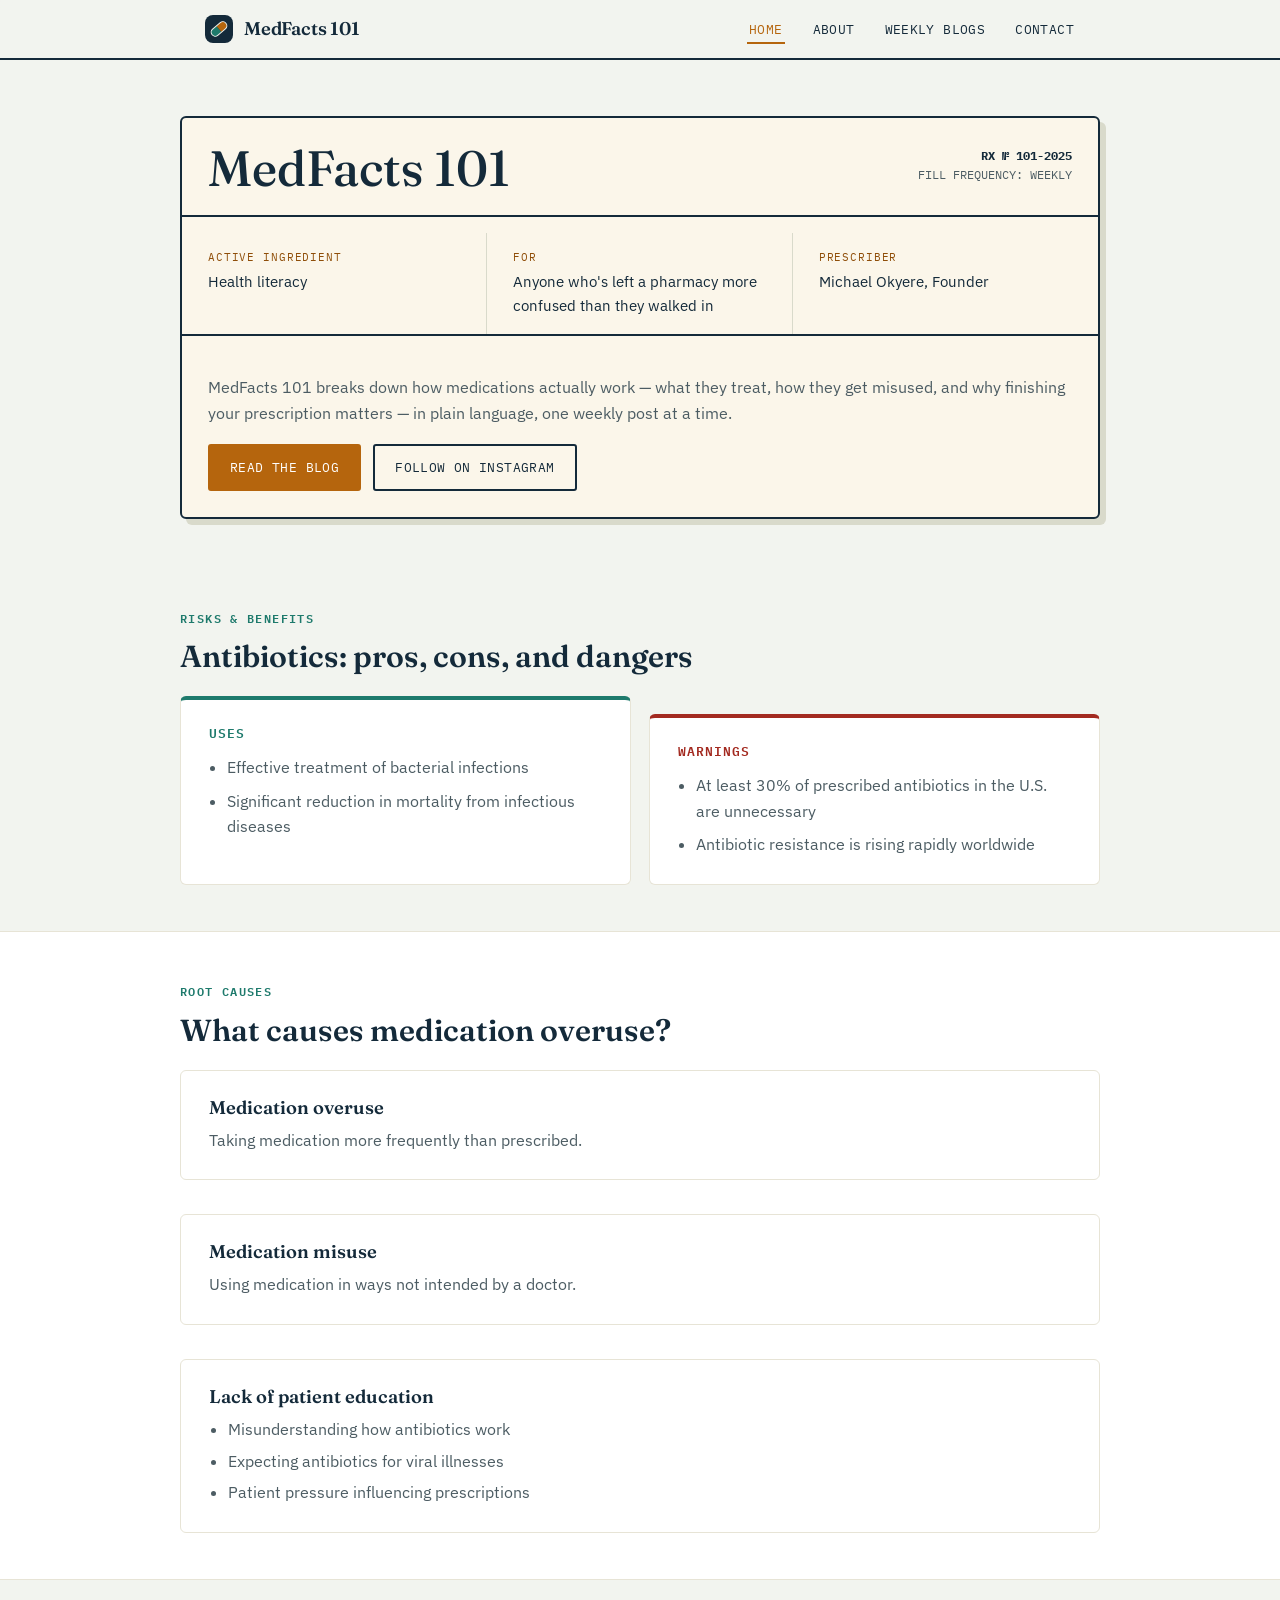
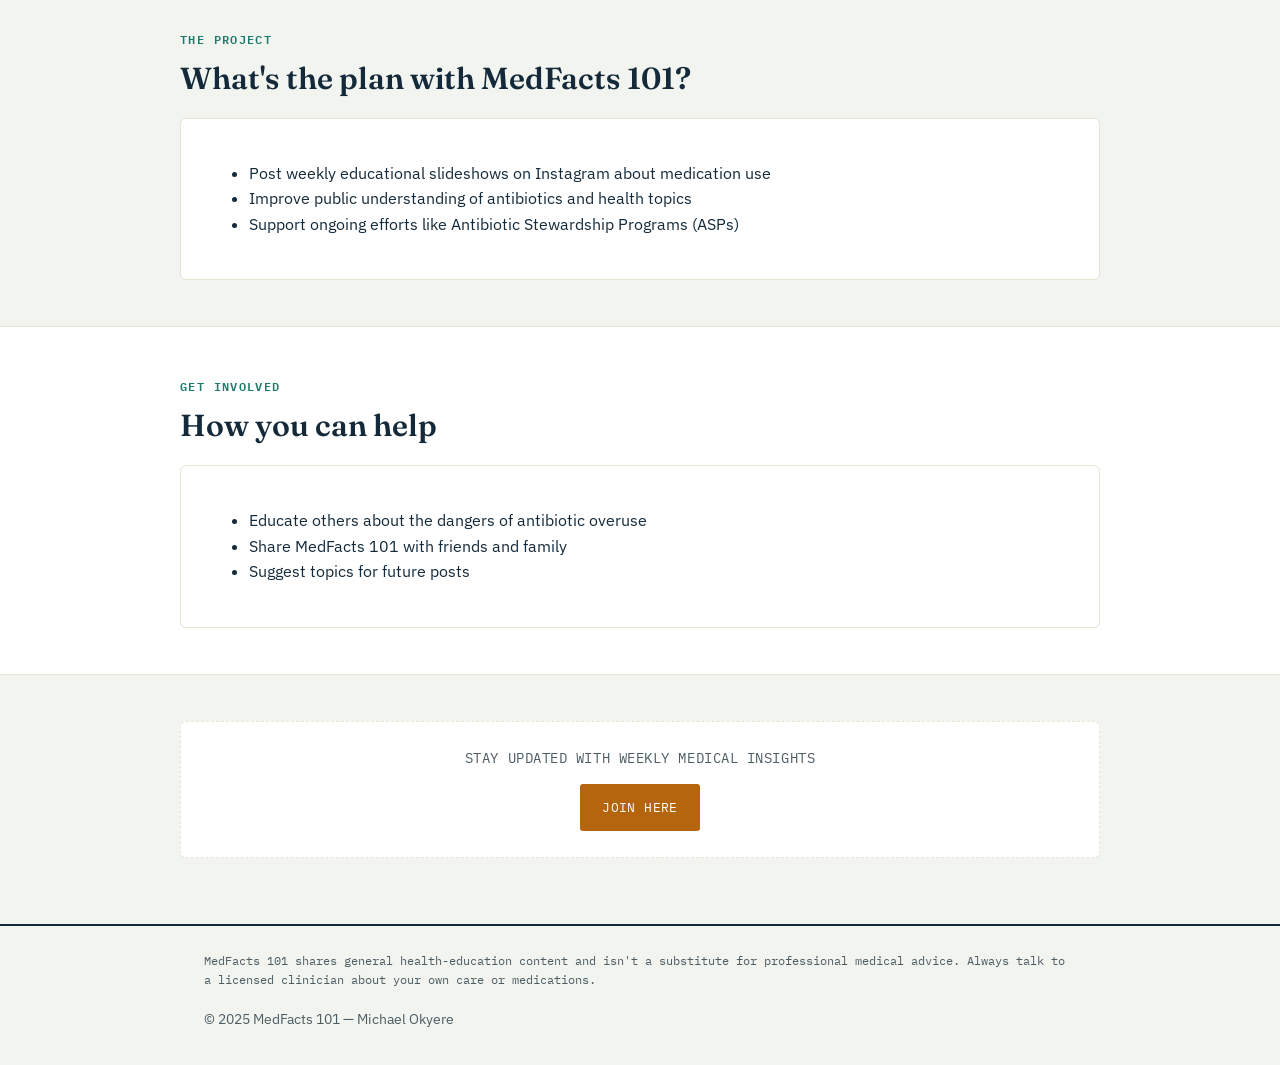
<file: index.html>
<!DOCTYPE html>
<html lang="en">
<head>
<meta charset="UTF-8">
<meta name="viewport" content="width=device-width, initial-scale=1.0">
<title>MedFacts 101 — Health literacy, one dose at a time</title>
<meta name="description" content="MedFacts 101 breaks down how medications work, why antibiotic overuse matters, and how to read your own prescription — in plain language, weekly.">
<link rel="stylesheet" href="styles.css">
</head>
<body>

<header class="site-header">
  <nav class="nav">
    <a href="index.html" class="brand">
      <svg class="mark" width="30" height="30" viewBox="0 0 30 30" xmlns="http://www.w3.org/2000/svg" aria-hidden="true">
        <rect x="1" y="1" width="28" height="28" rx="8" fill="#142A3A"/>
        <g transform="translate(15 15) rotate(-40)">
          <clipPath id="capsule"><rect x="-9" y="-4" width="18" height="8" rx="4"/></clipPath>
          <g clip-path="url(#capsule)">
            <rect x="-9" y="-4" width="9" height="8" fill="#1E7A6C"/>
            <rect x="0" y="-4" width="9" height="8" fill="#B5650D"/>
          </g>
          <rect x="-9" y="-4" width="18" height="8" rx="4" fill="none" stroke="#F2F4EF" stroke-width="1"/>
        </g>
      </svg>
      <span class="brand-name">MedFacts 101</span>
    </a>
    <button class="nav-toggle" aria-label="Toggle menu" aria-expanded="false" id="navToggle"><span></span></button>
    <ul class="nav-links" id="navLinks">
      <li><a href="index.html" class="active">Home</a></li>
      <li><a href="about.html">About</a></li>
      <li><a href="blog.html">Weekly Blogs</a></li>
      <li><a href="contact.html">Contact</a></li>
    </ul>
  </nav>
</header>

<section class="label-hero">
  <div class="rx-label">
    <div class="rx-label__top">
      <h1>MedFacts&nbsp;101</h1>
      <div class="rx-label__tag"><strong>RX № 101-2025</strong>FILL FREQUENCY: WEEKLY</div>
    </div>
    <dl class="rx-fields">
      <div class="rx-field">
        <dt>Active ingredient</dt>
        <dd>Health literacy</dd>
      </div>
      <div class="rx-field">
        <dt>For</dt>
        <dd>Anyone who's left a pharmacy more confused than they walked in</dd>
      </div>
      <div class="rx-field">
        <dt>Prescriber</dt>
        <dd>Michael Okyere, Founder</dd>
      </div>
    </dl>
    <div class="rx-label__body">
      <p>MedFacts 101 breaks down how medications actually work — what they treat, how they get misused, and why finishing your prescription matters — in plain language, one weekly post at a time.</p>
      <div class="rx-label__actions">
        <a href="blog.html" class="btn btn-primary">Read the blog</a>
        <a href="https://instagram.com/medfacts101" class="btn btn-ghost" target="_blank" rel="noopener">Follow on Instagram</a>
      </div>
    </div>
  </div>
</section>

<section class="section" id="pros-cons">
  <div class="section-head">
    <span class="eyebrow">Risks &amp; benefits</span>
    <h2>Antibiotics: pros, cons, and dangers</h2>
  </div>
  <div class="usewarn">
    <div class="card">
      <h3>Uses</h3>
      <ul>
        <li>Effective treatment of bacterial infections</li>
        <li>Significant reduction in mortality from infectious diseases</li>
      </ul>
    </div>
    <div class="card warn">
      <h3>Warnings</h3>
      <ul>
        <li>At least 30% of prescribed antibiotics in the U.S. are unnecessary</li>
        <li>Antibiotic resistance is rising rapidly worldwide</li>
      </ul>
    </div>
  </div>
</section>

<section class="section" id="causes" style="background:var(--card); border-top:1px solid var(--line-card); border-bottom:1px solid var(--line-card);">
  <div class="section-head">
    <span class="eyebrow">Root causes</span>
    <h2>What causes medication overuse?</h2>
  </div>
  <div class="stack">
    <div class="card">
      <h3>Medication overuse</h3>
      <p>Taking medication more frequently than prescribed.</p>
    </div>
    <div class="card">
      <h3>Medication misuse</h3>
      <p>Using medication in ways not intended by a doctor.</p>
    </div>
    <div class="card">
      <h3>Lack of patient education</h3>
      <ul>
        <li>Misunderstanding how antibiotics work</li>
        <li>Expecting antibiotics for viral illnesses</li>
        <li>Patient pressure influencing prescriptions</li>
      </ul>
    </div>
  </div>
</section>

<section class="section" id="plan">
  <div class="section-head">
    <span class="eyebrow">The project</span>
    <h2>What's the plan with MedFacts 101?</h2>
  </div>
  <div class="card" style="max-width:var(--maxw); margin:0 auto;">
    <ul>
      <li>Post weekly educational slideshows on Instagram about medication use</li>
      <li>Improve public understanding of antibiotics and health topics</li>
      <li>Support ongoing efforts like Antibiotic Stewardship Programs (ASPs)</li>
    </ul>
  </div>
</section>

<section class="section" id="help" style="background:var(--card); border-top:1px solid var(--line-card); border-bottom:1px solid var(--line-card);">
  <div class="section-head">
    <span class="eyebrow">Get involved</span>
    <h2>How you can help</h2>
  </div>
  <div class="card" style="max-width:var(--maxw); margin:0 auto;">
    <ul>
      <li>Educate others about the dangers of antibiotic overuse</li>
      <li>Share MedFacts 101 with friends and family</li>
      <li>Suggest topics for future posts</li>
    </ul>
  </div>
</section>

<section class="section">
  <div class="cta-strip">
    <p>Stay updated with weekly medical insights</p>
    <a href="contact.html" class="btn btn-primary">Join here</a>
  </div>
</section>

<footer class="site-footer">
  <div class="wrap">
    <p class="fine">MedFacts 101 shares general health-education content and isn't a substitute for professional medical advice. Always talk to a licensed clinician about your own care or medications.</p>
    <p class="credit">© 2025 MedFacts 101 — Michael Okyere</p>
  </div>
</footer>

<script>
  const t=document.getElementById('navToggle'), n=document.getElementById('navLinks');
  t.addEventListener('click',()=>{const open=n.classList.toggle('open'); t.setAttribute('aria-expanded', open);});
</script>
</body>
</html>
</file>
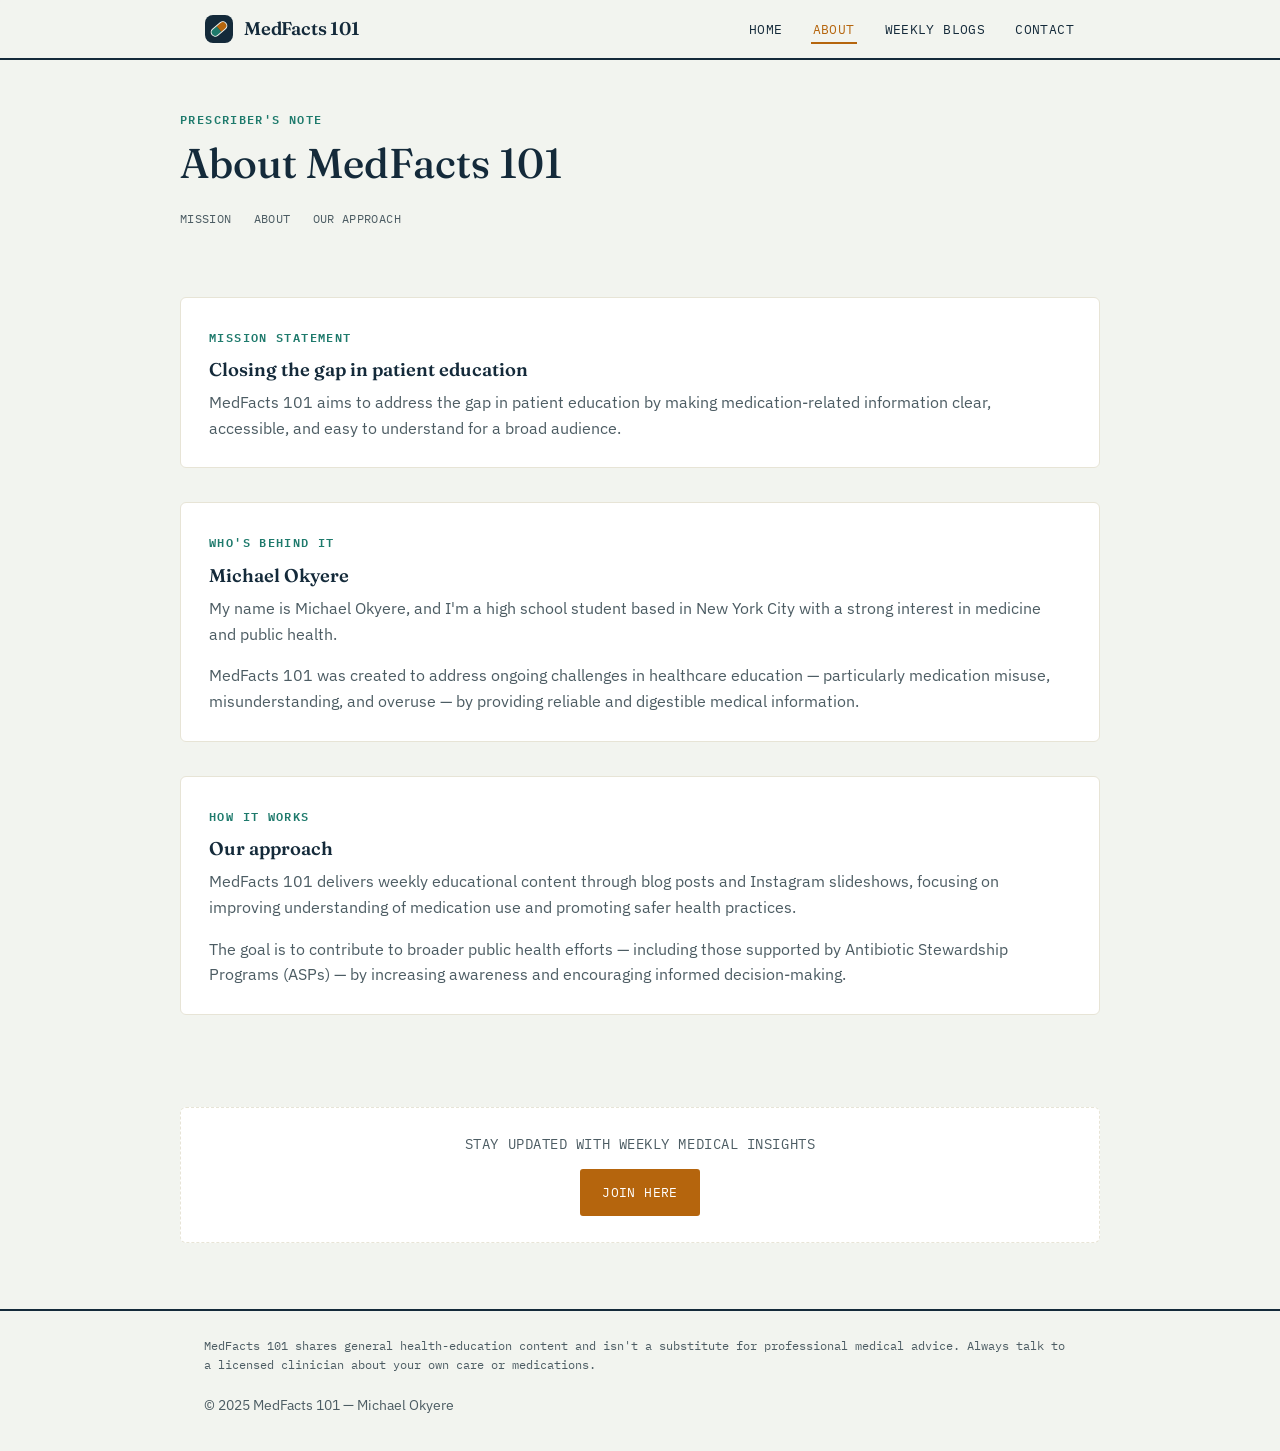
<file: about.html>
<!DOCTYPE html>
<html lang="en">
<head>
<meta charset="UTF-8">
<meta name="viewport" content="width=device-width, initial-scale=1.0">
<title>About — MedFacts 101</title>
<meta name="description" content="MedFacts 101 is a health-literacy project by Michael Okyere, a high school student in New York City, focused on medication education and antibiotic stewardship.">
<link rel="stylesheet" href="styles.css">
</head>
<body>

<header class="site-header">
  <nav class="nav">
    <a href="index.html" class="brand">
      <svg class="mark" width="30" height="30" viewBox="0 0 30 30" xmlns="http://www.w3.org/2000/svg" aria-hidden="true">
        <rect x="1" y="1" width="28" height="28" rx="8" fill="#142A3A"/>
        <g transform="translate(15 15) rotate(-40)">
          <clipPath id="capsule"><rect x="-9" y="-4" width="18" height="8" rx="4"/></clipPath>
          <g clip-path="url(#capsule)">
            <rect x="-9" y="-4" width="9" height="8" fill="#1E7A6C"/>
            <rect x="0" y="-4" width="9" height="8" fill="#B5650D"/>
          </g>
          <rect x="-9" y="-4" width="18" height="8" rx="4" fill="none" stroke="#F2F4EF" stroke-width="1"/>
        </g>
      </svg>
      <span class="brand-name">MedFacts 101</span>
    </a>
    <button class="nav-toggle" aria-label="Toggle menu" aria-expanded="false" id="navToggle"><span></span></button>
    <ul class="nav-links" id="navLinks">
      <li><a href="index.html">Home</a></li>
      <li><a href="about.html" class="active">About</a></li>
      <li><a href="blog.html">Weekly Blogs</a></li>
      <li><a href="contact.html">Contact</a></li>
    </ul>
  </nav>
</header>

<section class="section" style="padding-bottom:0;">
  <div class="section-head">
    <span class="eyebrow">Prescriber's note</span>
    <h1 style="font-size:clamp(1.8rem,3.6vw,2.6rem); margin-top:.2em;">About MedFacts 101</h1>
    <ul class="about-nav">
      <li><a href="#mission">Mission</a></li>
      <li><a href="#about">About</a></li>
      <li><a href="#approach">Our approach</a></li>
    </ul>
  </div>
</section>

<section class="section">
  <div class="stack">
    <div class="card" id="mission">
      <span class="eyebrow">Mission statement</span>
      <h3 style="margin-top:10px;">Closing the gap in patient education</h3>
      <p>MedFacts 101 aims to address the gap in patient education by making medication-related information clear, accessible, and easy to understand for a broad audience.</p>
    </div>

    <div class="card" id="about">
      <span class="eyebrow">Who's behind it</span>
      <h3 style="margin-top:10px;">Michael Okyere</h3>
      <p>My name is Michael Okyere, and I'm a high school student based in New York City with a strong interest in medicine and public health.</p>
      <p>MedFacts 101 was created to address ongoing challenges in healthcare education — particularly medication misuse, misunderstanding, and overuse — by providing reliable and digestible medical information.</p>
    </div>

    <div class="card" id="approach">
      <span class="eyebrow">How it works</span>
      <h3 style="margin-top:10px;">Our approach</h3>
      <p>MedFacts 101 delivers weekly educational content through blog posts and Instagram slideshows, focusing on improving understanding of medication use and promoting safer health practices.</p>
      <p>The goal is to contribute to broader public health efforts — including those supported by Antibiotic Stewardship Programs (ASPs) — by increasing awareness and encouraging informed decision-making.</p>
    </div>
  </div>
</section>

<section class="section">
  <div class="cta-strip">
    <p>Stay updated with weekly medical insights</p>
    <a href="contact.html" class="btn btn-primary">Join here</a>
  </div>
</section>

<footer class="site-footer">
  <div class="wrap">
    <p class="fine">MedFacts 101 shares general health-education content and isn't a substitute for professional medical advice. Always talk to a licensed clinician about your own care or medications.</p>
    <p class="credit">© 2025 MedFacts 101 — Michael Okyere</p>
  </div>
</footer>

<script>
  const t=document.getElementById('navToggle'), n=document.getElementById('navLinks');
  t.addEventListener('click',()=>{const open=n.classList.toggle('open'); t.setAttribute('aria-expanded', open);});
</script>
</body>
</html>
</file>
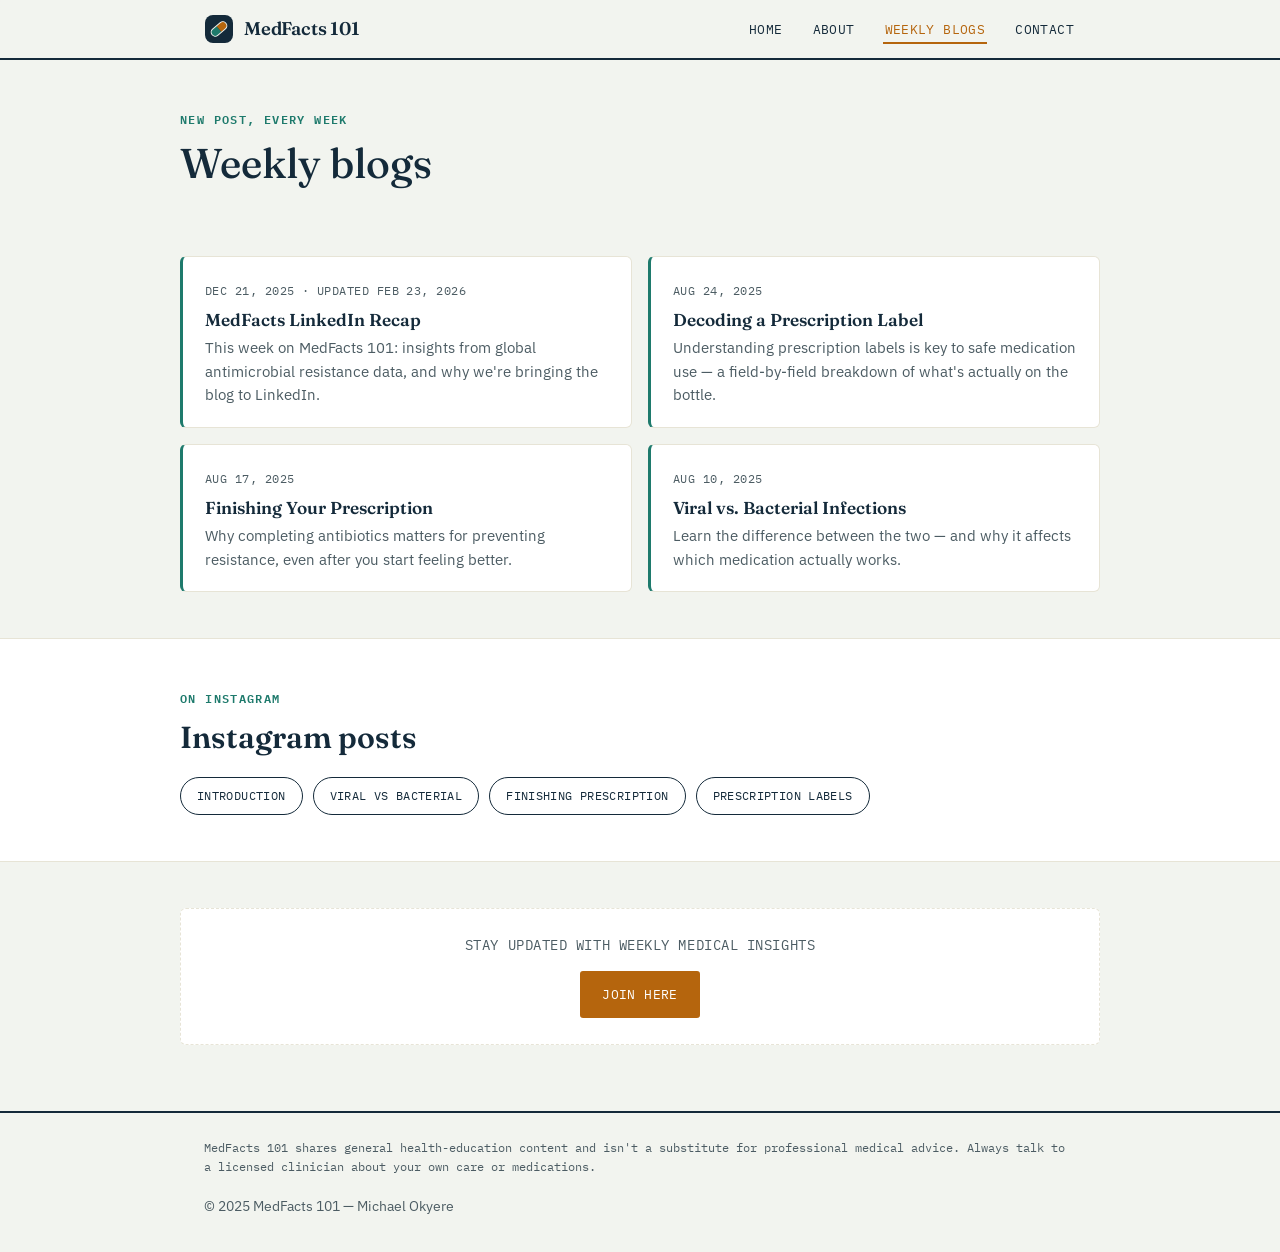
<file: blog.html>
<!DOCTYPE html>
<html lang="en">
<head>
<meta charset="UTF-8">
<meta name="viewport" content="width=device-width, initial-scale=1.0">
<title>Weekly Blogs — MedFacts 101</title>
<meta name="description" content="Weekly, plain-language posts on antibiotics, prescriptions, and medication literacy from MedFacts 101.">
<link rel="stylesheet" href="styles.css">
</head>
<body>

<header class="site-header">
  <nav class="nav">
    <a href="index.html" class="brand">
      <svg class="mark" width="30" height="30" viewBox="0 0 30 30" xmlns="http://www.w3.org/2000/svg" aria-hidden="true">
        <rect x="1" y="1" width="28" height="28" rx="8" fill="#142A3A"/>
        <g transform="translate(15 15) rotate(-40)">
          <clipPath id="capsule"><rect x="-9" y="-4" width="18" height="8" rx="4"/></clipPath>
          <g clip-path="url(#capsule)">
            <rect x="-9" y="-4" width="9" height="8" fill="#1E7A6C"/>
            <rect x="0" y="-4" width="9" height="8" fill="#B5650D"/>
          </g>
          <rect x="-9" y="-4" width="18" height="8" rx="4" fill="none" stroke="#F2F4EF" stroke-width="1"/>
        </g>
      </svg>
      <span class="brand-name">MedFacts 101</span>
    </a>
    <button class="nav-toggle" aria-label="Toggle menu" aria-expanded="false" id="navToggle"><span></span></button>
    <ul class="nav-links" id="navLinks">
      <li><a href="index.html">Home</a></li>
      <li><a href="about.html">About</a></li>
      <li><a href="blog.html" class="active">Weekly Blogs</a></li>
      <li><a href="contact.html">Contact</a></li>
    </ul>
  </nav>
</header>

<section class="section" style="padding-bottom:0;">
  <div class="section-head">
    <span class="eyebrow">New post, every week</span>
    <h1 style="font-size:clamp(1.8rem,3.6vw,2.6rem); margin-top:.2em;">Weekly blogs</h1>
  </div>
</section>

<section class="section">
  <div class="blog-grid">
    <a class="blog-card" href="blog/medfacts-linkedin-recap.html">
      <span class="date">Dec 21, 2025 · Updated Feb 23, 2026</span>
      <h3>MedFacts LinkedIn Recap</h3>
      <p>This week on MedFacts 101: insights from global antimicrobial resistance data, and why we're bringing the blog to LinkedIn.</p>
    </a>
    <a class="blog-card" href="blog/decoding-prescription-label.html">
      <span class="date">Aug 24, 2025</span>
      <h3>Decoding a Prescription Label</h3>
      <p>Understanding prescription labels is key to safe medication use — a field-by-field breakdown of what's actually on the bottle.</p>
    </a>
    <a class="blog-card" href="blog/finishing-your-prescription.html">
      <span class="date">Aug 17, 2025</span>
      <h3>Finishing Your Prescription</h3>
      <p>Why completing antibiotics matters for preventing resistance, even after you start feeling better.</p>
    </a>
    <a class="blog-card" href="blog/viral-vs-bacterial-infections.html">
      <span class="date">Aug 10, 2025</span>
      <h3>Viral vs. Bacterial Infections</h3>
      <p>Learn the difference between the two — and why it affects which medication actually works.</p>
    </a>
  </div>
</section>

<section class="section" style="background:var(--card); border-top:1px solid var(--line-card); border-bottom:1px solid var(--line-card);">
  <div class="section-head">
    <span class="eyebrow">On Instagram</span>
    <h2>Instagram posts</h2>
  </div>
  <div class="ig-strip">
    <a class="ig-pill" href="https://instagram.com/medfacts101" target="_blank" rel="noopener">Introduction</a>
    <a class="ig-pill" href="https://instagram.com/medfacts101" target="_blank" rel="noopener">Viral vs bacterial</a>
    <a class="ig-pill" href="https://instagram.com/medfacts101" target="_blank" rel="noopener">Finishing prescription</a>
    <a class="ig-pill" href="https://instagram.com/medfacts101" target="_blank" rel="noopener">Prescription labels</a>
  </div>
</section>

<section class="section">
  <div class="cta-strip">
    <p>Stay updated with weekly medical insights</p>
    <a href="contact.html" class="btn btn-primary">Join here</a>
  </div>
</section>

<footer class="site-footer">
  <div class="wrap">
    <p class="fine">MedFacts 101 shares general health-education content and isn't a substitute for professional medical advice. Always talk to a licensed clinician about your own care or medications.</p>
    <p class="credit">© 2025 MedFacts 101 — Michael Okyere</p>
  </div>
</footer>

<script>
  const t=document.getElementById('navToggle'), n=document.getElementById('navLinks');
  t.addEventListener('click',()=>{const open=n.classList.toggle('open'); t.setAttribute('aria-expanded', open);});
</script>
</body>
</html>
</file>
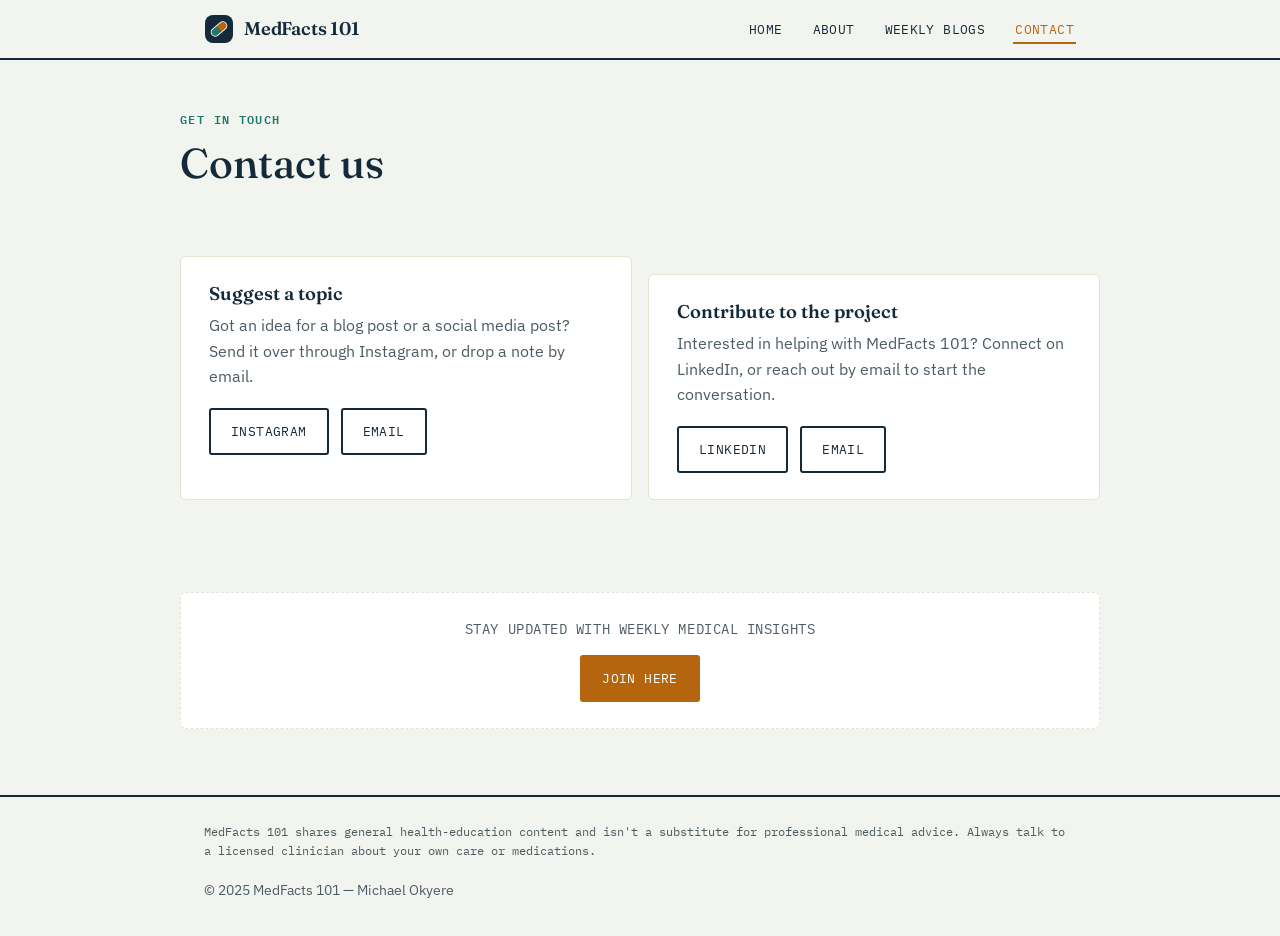
<file: contact.html>
<!DOCTYPE html>
<html lang="en">
<head>
<meta charset="UTF-8">
<meta name="viewport" content="width=device-width, initial-scale=1.0">
<title>Contact — MedFacts 101</title>
<meta name="description" content="Get in touch with MedFacts 101 to suggest a topic or contribute to the project.">
<link rel="stylesheet" href="styles.css">
</head>
<body>

<header class="site-header">
  <nav class="nav">
    <a href="index.html" class="brand">
      <svg class="mark" width="30" height="30" viewBox="0 0 30 30" xmlns="http://www.w3.org/2000/svg" aria-hidden="true">
        <rect x="1" y="1" width="28" height="28" rx="8" fill="#142A3A"/>
        <g transform="translate(15 15) rotate(-40)">
          <clipPath id="capsule"><rect x="-9" y="-4" width="18" height="8" rx="4"/></clipPath>
          <g clip-path="url(#capsule)">
            <rect x="-9" y="-4" width="9" height="8" fill="#1E7A6C"/>
            <rect x="0" y="-4" width="9" height="8" fill="#B5650D"/>
          </g>
          <rect x="-9" y="-4" width="18" height="8" rx="4" fill="none" stroke="#F2F4EF" stroke-width="1"/>
        </g>
      </svg>
      <span class="brand-name">MedFacts 101</span>
    </a>
    <button class="nav-toggle" aria-label="Toggle menu" aria-expanded="false" id="navToggle"><span></span></button>
    <ul class="nav-links" id="navLinks">
      <li><a href="index.html">Home</a></li>
      <li><a href="about.html">About</a></li>
      <li><a href="blog.html">Weekly Blogs</a></li>
      <li><a href="contact.html" class="active">Contact</a></li>
    </ul>
  </nav>
</header>

<section class="section" style="padding-bottom:0;">
  <div class="section-head">
    <span class="eyebrow">Get in touch</span>
    <h1 style="font-size:clamp(1.8rem,3.6vw,2.6rem); margin-top:.2em;">Contact us</h1>
  </div>
</section>

<section class="section">
  <div class="contact-card">
    <div class="card">
      <h3>Suggest a topic</h3>
      <p>Got an idea for a blog post or a social media post? Send it over through Instagram, or drop a note by email.</p>
      <div class="rx-label__actions">
        <a href="https://instagram.com/medfacts101" class="btn btn-ghost" target="_blank" rel="noopener">Instagram</a>
        <a href="mailto:medfactsone01@gmail.com?subject=Topic%20suggestion" class="btn btn-ghost">Email</a>
      </div>
    </div>
    <div class="card">
      <h3>Contribute to the project</h3>
      <p>Interested in helping with MedFacts 101? Connect on LinkedIn, or reach out by email to start the conversation.</p>
      <div class="rx-label__actions">
        <a href="https://www.linkedin.com/company/medfacts-101/" class="btn btn-ghost" target="_blank" rel="noopener">LinkedIn</a>
        <a href="mailto:medfactsone01@gmail.com?subject=Contributing%20to%20MedFacts%20101" class="btn btn-ghost">Email</a>
      </div>
    </div>
  </div>
</section>

<section class="section">
  <div class="cta-strip">
    <p>Stay updated with weekly medical insights</p>
    <a href="mailto:medfactsone01@gmail.com?subject=Join%20MedFacts%20101%20updates" class="btn btn-primary">Join here</a>
  </div>
</section>

<footer class="site-footer">
  <div class="wrap">
    <p class="fine">MedFacts 101 shares general health-education content and isn't a substitute for professional medical advice. Always talk to a licensed clinician about your own care or medications.</p>
    <p class="credit">© 2025 MedFacts 101 — Michael Okyere</p>
  </div>
</footer>

<script>
  const t=document.getElementById('navToggle'), n=document.getElementById('navLinks');
  t.addEventListener('click',()=>{const open=n.classList.toggle('open'); t.setAttribute('aria-expanded', open);});
</script>
</body>
</html>
</file>
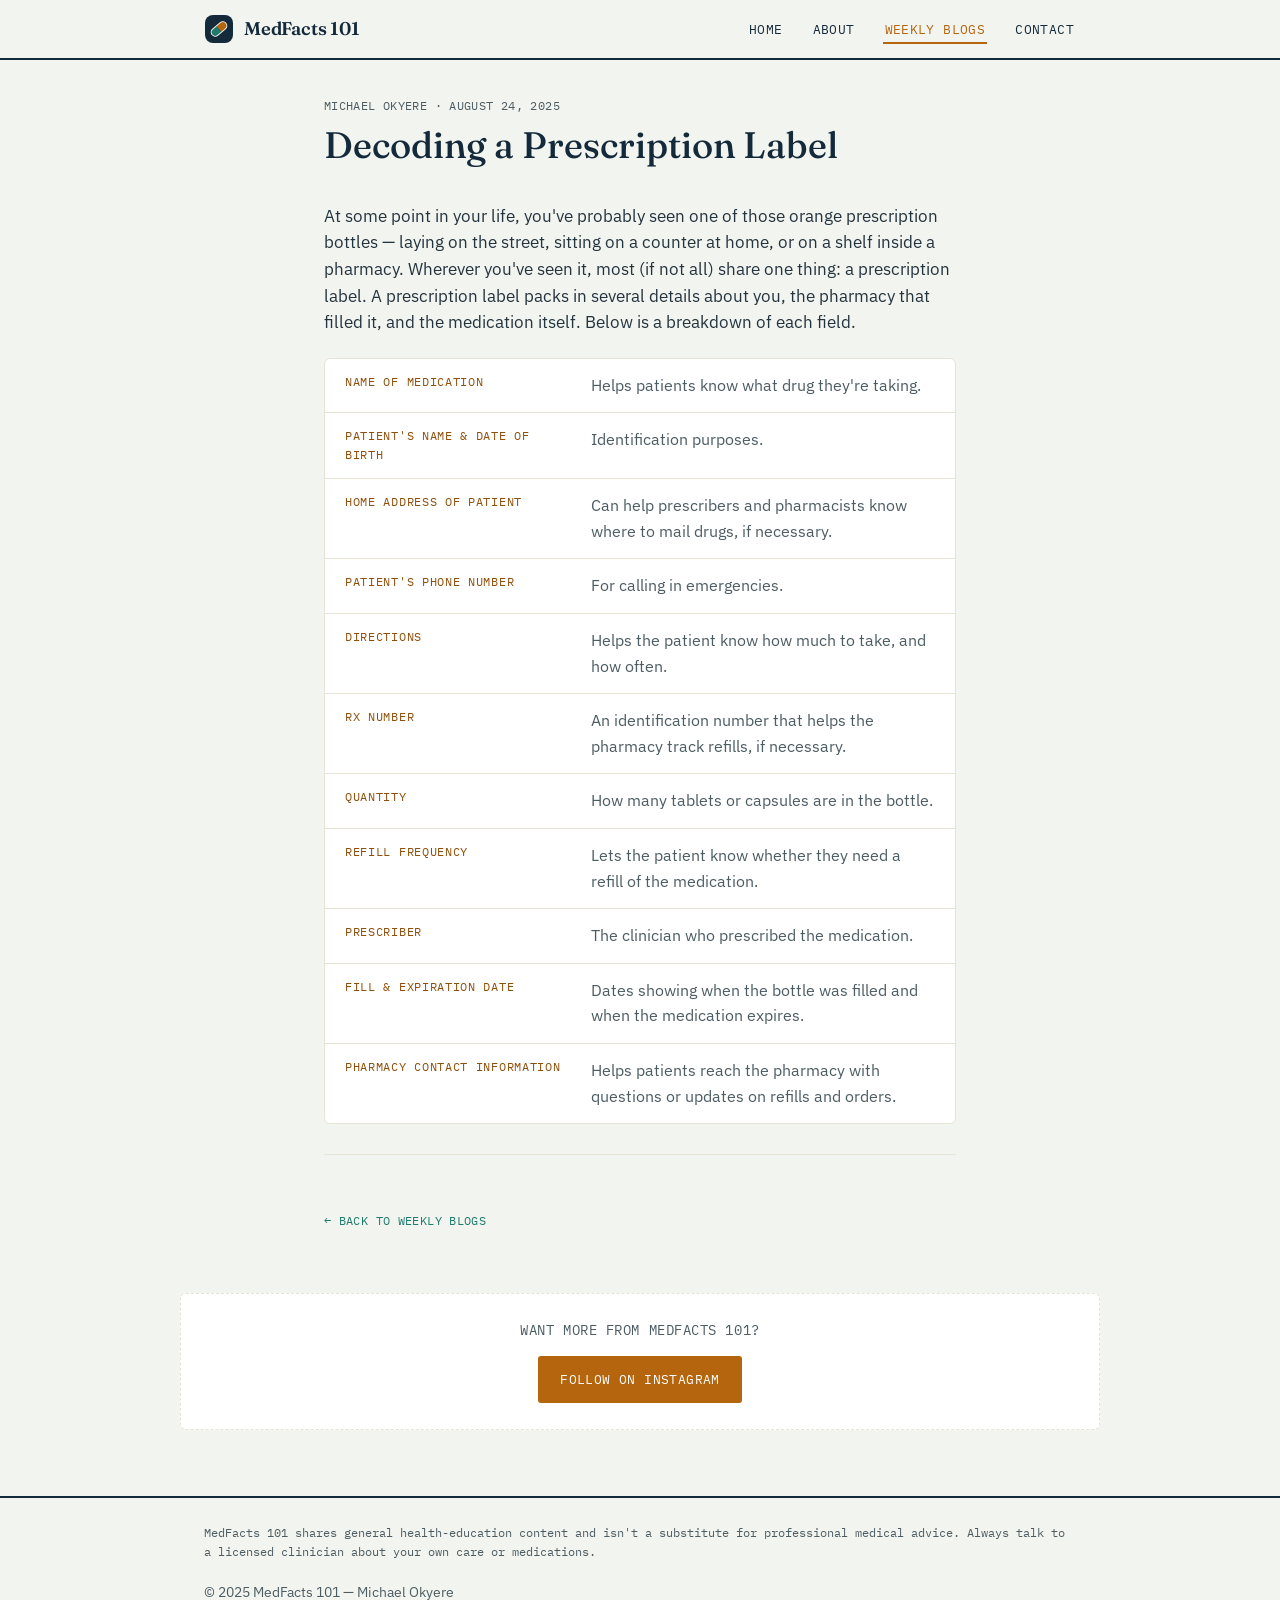
<file: decoding-prescription-label.html>
<!DOCTYPE html>
<html lang="en">
<head>
<meta charset="UTF-8">
<meta name="viewport" content="width=device-width, initial-scale=1.0">
<title>Decoding a Prescription Label — MedFacts 101</title>
<meta name="description" content="A field-by-field breakdown of what's actually printed on your prescription label.">
<link rel="stylesheet" href="../styles.css">
<style>
  .field-list{ max-width:680px; margin:22px auto 0; border:1px solid var(--line-card); border-radius:6px; overflow:hidden; background:var(--card); }
  .field-row{ display:grid; grid-template-columns: 230px 1fr; gap:16px; padding:14px 20px; border-bottom:1px solid var(--line-card); }
  .field-row:last-child{ border-bottom:none; }
  .field-row dt{ font-family:var(--font-mono); font-size:.72rem; text-transform:uppercase; letter-spacing:.06em; color:var(--amber-deep); margin:0; }
  .field-row dd{ margin:0; color:var(--ink-soft); }
  @media (max-width:600px){ .field-row{ grid-template-columns:1fr; } }
</style>
</head>
<body>

<header class="site-header">
  <nav class="nav">
    <a href="../index.html" class="brand">
      <svg class="mark" width="30" height="30" viewBox="0 0 30 30" xmlns="http://www.w3.org/2000/svg" aria-hidden="true">
        <rect x="1" y="1" width="28" height="28" rx="8" fill="#142A3A"/>
        <g transform="translate(15 15) rotate(-40)">
          <clipPath id="capsule"><rect x="-9" y="-4" width="18" height="8" rx="4"/></clipPath>
          <g clip-path="url(#capsule)">
            <rect x="-9" y="-4" width="9" height="8" fill="#1E7A6C"/>
            <rect x="0" y="-4" width="9" height="8" fill="#B5650D"/>
          </g>
          <rect x="-9" y="-4" width="18" height="8" rx="4" fill="none" stroke="#F2F4EF" stroke-width="1"/>
        </g>
      </svg>
      <span class="brand-name">MedFacts 101</span>
    </a>
    <button class="nav-toggle" aria-label="Toggle menu" aria-expanded="false" id="navToggle"><span></span></button>
    <ul class="nav-links" id="navLinks">
      <li><a href="../index.html">Home</a></li>
      <li><a href="../about.html">About</a></li>
      <li><a href="../blog.html" class="active">Weekly Blogs</a></li>
      <li><a href="../contact.html">Contact</a></li>
    </ul>
  </nav>
</header>

<article class="post" style="padding-top:36px;">
  <p class="post-meta">Michael Okyere · August 24, 2025</p>
  <h1>Decoding a Prescription Label</h1>
</article>

<div class="post post-body">
  <p>At some point in your life, you've probably seen one of those orange prescription bottles — laying on the street, sitting on a counter at home, or on a shelf inside a pharmacy. Wherever you've seen it, most (if not all) share one thing: a prescription label. A prescription label packs in several details about you, the pharmacy that filled it, and the medication itself. Below is a breakdown of each field.</p>

  <dl class="field-list">
    <div class="field-row"><dt>Name of medication</dt><dd>Helps patients know what drug they're taking.</dd></div>
    <div class="field-row"><dt>Patient's name &amp; date of birth</dt><dd>Identification purposes.</dd></div>
    <div class="field-row"><dt>Home address of patient</dt><dd>Can help prescribers and pharmacists know where to mail drugs, if necessary.</dd></div>
    <div class="field-row"><dt>Patient's phone number</dt><dd>For calling in emergencies.</dd></div>
    <div class="field-row"><dt>Directions</dt><dd>Helps the patient know how much to take, and how often.</dd></div>
    <div class="field-row"><dt>RX number</dt><dd>An identification number that helps the pharmacy track refills, if necessary.</dd></div>
    <div class="field-row"><dt>Quantity</dt><dd>How many tablets or capsules are in the bottle.</dd></div>
    <div class="field-row"><dt>Refill frequency</dt><dd>Lets the patient know whether they need a refill of the medication.</dd></div>
    <div class="field-row"><dt>Prescriber</dt><dd>The clinician who prescribed the medication.</dd></div>
    <div class="field-row"><dt>Fill &amp; expiration date</dt><dd>Dates showing when the bottle was filled and when the medication expires.</dd></div>
    <div class="field-row"><dt>Pharmacy contact information</dt><dd>Helps patients reach the pharmacy with questions or updates on refills and orders.</dd></div>
  </dl>

  <hr class="rule">
  <a class="back-link" href="../blog.html">← Back to weekly blogs</a>
</div>

<section class="section">
  <div class="cta-strip">
    <p>Want more from MedFacts 101?</p>
    <a href="https://instagram.com/medfacts101" class="btn btn-primary" target="_blank" rel="noopener">Follow on Instagram</a>
  </div>
</section>

<footer class="site-footer">
  <div class="wrap">
    <p class="fine">MedFacts 101 shares general health-education content and isn't a substitute for professional medical advice. Always talk to a licensed clinician about your own care or medications.</p>
    <p class="credit">© 2025 MedFacts 101 — Michael Okyere</p>
  </div>
</footer>

<script>
  const t=document.getElementById('navToggle'), n=document.getElementById('navLinks');
  t.addEventListener('click',()=>{const open=n.classList.toggle('open'); t.setAttribute('aria-expanded', open);});
</script>
</body>
</html>
</file>
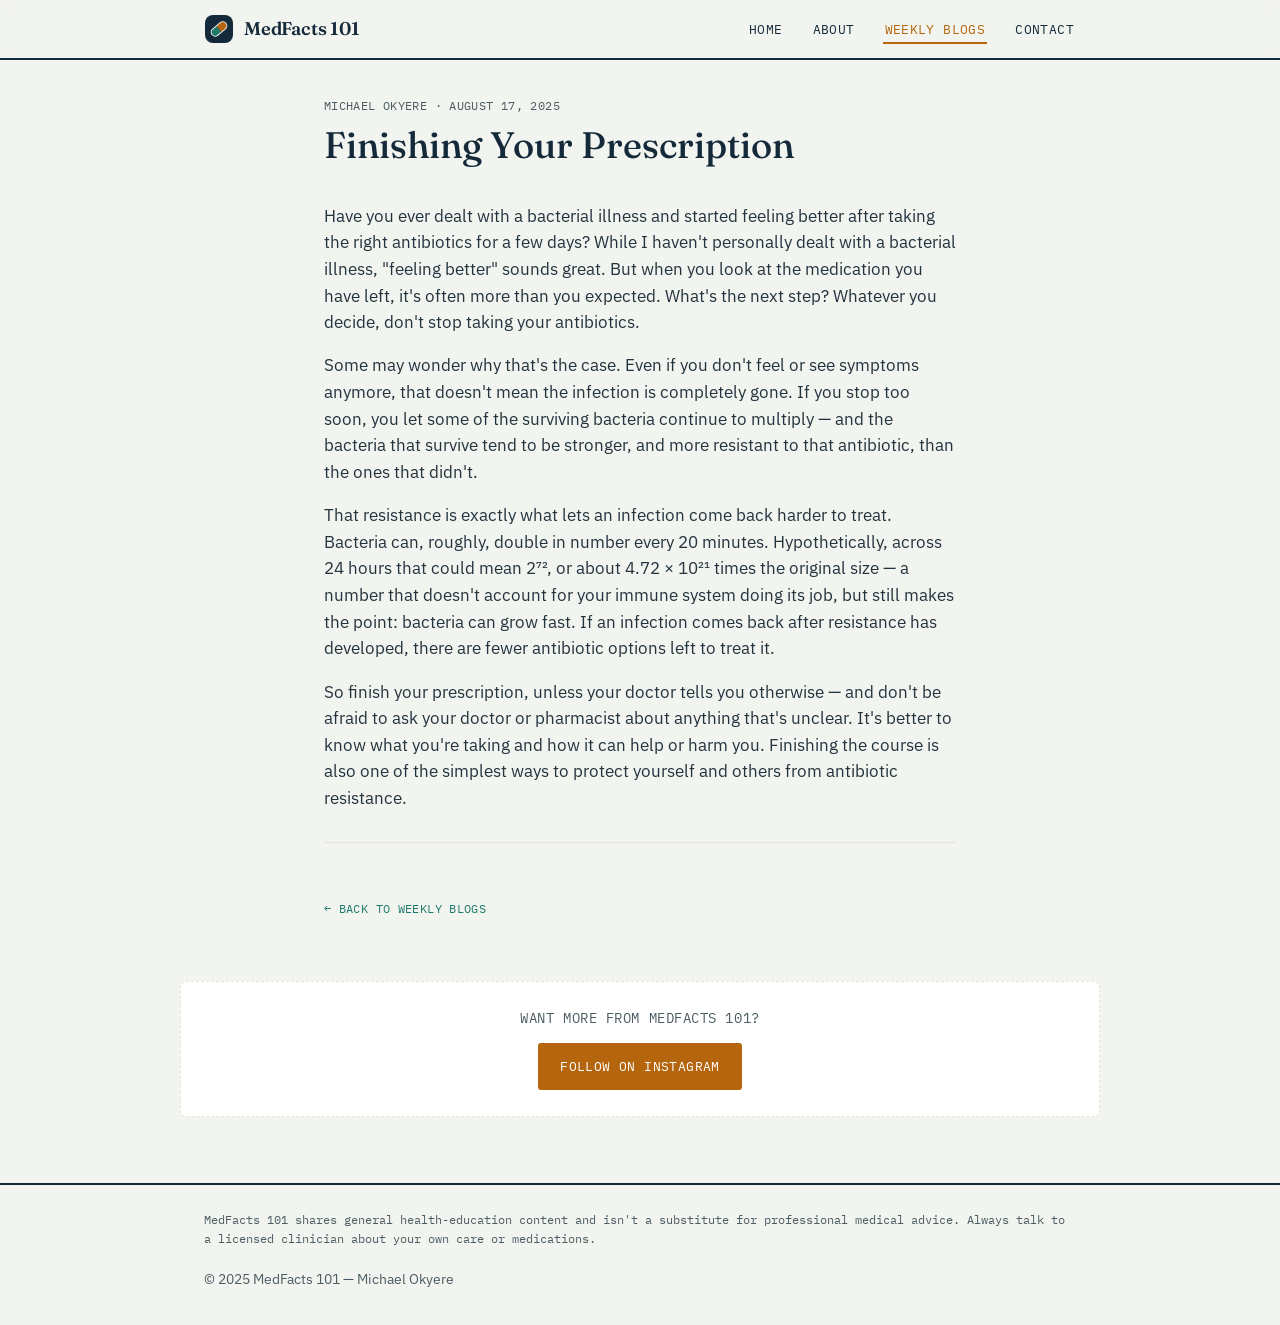
<file: finishing-your-prescription.html>
<!DOCTYPE html>
<html lang="en">
<head>
<meta charset="UTF-8">
<meta name="viewport" content="width=device-width, initial-scale=1.0">
<title>Finishing Your Prescription — MedFacts 101</title>
<meta name="description" content="Why completing antibiotics matters for preventing resistance, even after you start feeling better.">
<link rel="stylesheet" href="../styles.css">
</head>
<body>

<header class="site-header">
  <nav class="nav">
    <a href="../index.html" class="brand">
      <svg class="mark" width="30" height="30" viewBox="0 0 30 30" xmlns="http://www.w3.org/2000/svg" aria-hidden="true">
        <rect x="1" y="1" width="28" height="28" rx="8" fill="#142A3A"/>
        <g transform="translate(15 15) rotate(-40)">
          <clipPath id="capsule"><rect x="-9" y="-4" width="18" height="8" rx="4"/></clipPath>
          <g clip-path="url(#capsule)">
            <rect x="-9" y="-4" width="9" height="8" fill="#1E7A6C"/>
            <rect x="0" y="-4" width="9" height="8" fill="#B5650D"/>
          </g>
          <rect x="-9" y="-4" width="18" height="8" rx="4" fill="none" stroke="#F2F4EF" stroke-width="1"/>
        </g>
      </svg>
      <span class="brand-name">MedFacts 101</span>
    </a>
    <button class="nav-toggle" aria-label="Toggle menu" aria-expanded="false" id="navToggle"><span></span></button>
    <ul class="nav-links" id="navLinks">
      <li><a href="../index.html">Home</a></li>
      <li><a href="../about.html">About</a></li>
      <li><a href="../blog.html" class="active">Weekly Blogs</a></li>
      <li><a href="../contact.html">Contact</a></li>
    </ul>
  </nav>
</header>

<article class="post" style="padding-top:36px;">
  <p class="post-meta">Michael Okyere · August 17, 2025</p>
  <h1>Finishing Your Prescription</h1>
</article>

<div class="post post-body">
  <p>Have you ever dealt with a bacterial illness and started feeling better after taking the right antibiotics for a few days? While I haven't personally dealt with a bacterial illness, "feeling better" sounds great. But when you look at the medication you have left, it's often more than you expected. What's the next step? Whatever you decide, don't stop taking your antibiotics.</p>

  <p>Some may wonder why that's the case. Even if you don't feel or see symptoms anymore, that doesn't mean the infection is completely gone. If you stop too soon, you let some of the surviving bacteria continue to multiply — and the bacteria that survive tend to be stronger, and more resistant to that antibiotic, than the ones that didn't.</p>

  <p>That resistance is exactly what lets an infection come back harder to treat. Bacteria can, roughly, double in number every 20 minutes. Hypothetically, across 24 hours that could mean 2⁷², or about 4.72 × 10²¹ times the original size — a number that doesn't account for your immune system doing its job, but still makes the point: bacteria can grow fast. If an infection comes back after resistance has developed, there are fewer antibiotic options left to treat it.</p>

  <p>So finish your prescription, unless your doctor tells you otherwise — and don't be afraid to ask your doctor or pharmacist about anything that's unclear. It's better to know what you're taking and how it can help or harm you. Finishing the course is also one of the simplest ways to protect yourself and others from antibiotic resistance.</p>

  <hr class="rule">
  <a class="back-link" href="../blog.html">← Back to weekly blogs</a>
</div>

<section class="section">
  <div class="cta-strip">
    <p>Want more from MedFacts 101?</p>
    <a href="https://instagram.com/medfacts101" class="btn btn-primary" target="_blank" rel="noopener">Follow on Instagram</a>
  </div>
</section>

<footer class="site-footer">
  <div class="wrap">
    <p class="fine">MedFacts 101 shares general health-education content and isn't a substitute for professional medical advice. Always talk to a licensed clinician about your own care or medications.</p>
    <p class="credit">© 2025 MedFacts 101 — Michael Okyere</p>
  </div>
</footer>

<script>
  const t=document.getElementById('navToggle'), n=document.getElementById('navLinks');
  t.addEventListener('click',()=>{const open=n.classList.toggle('open'); t.setAttribute('aria-expanded', open);});
</script>
</body>
</html>
</file>
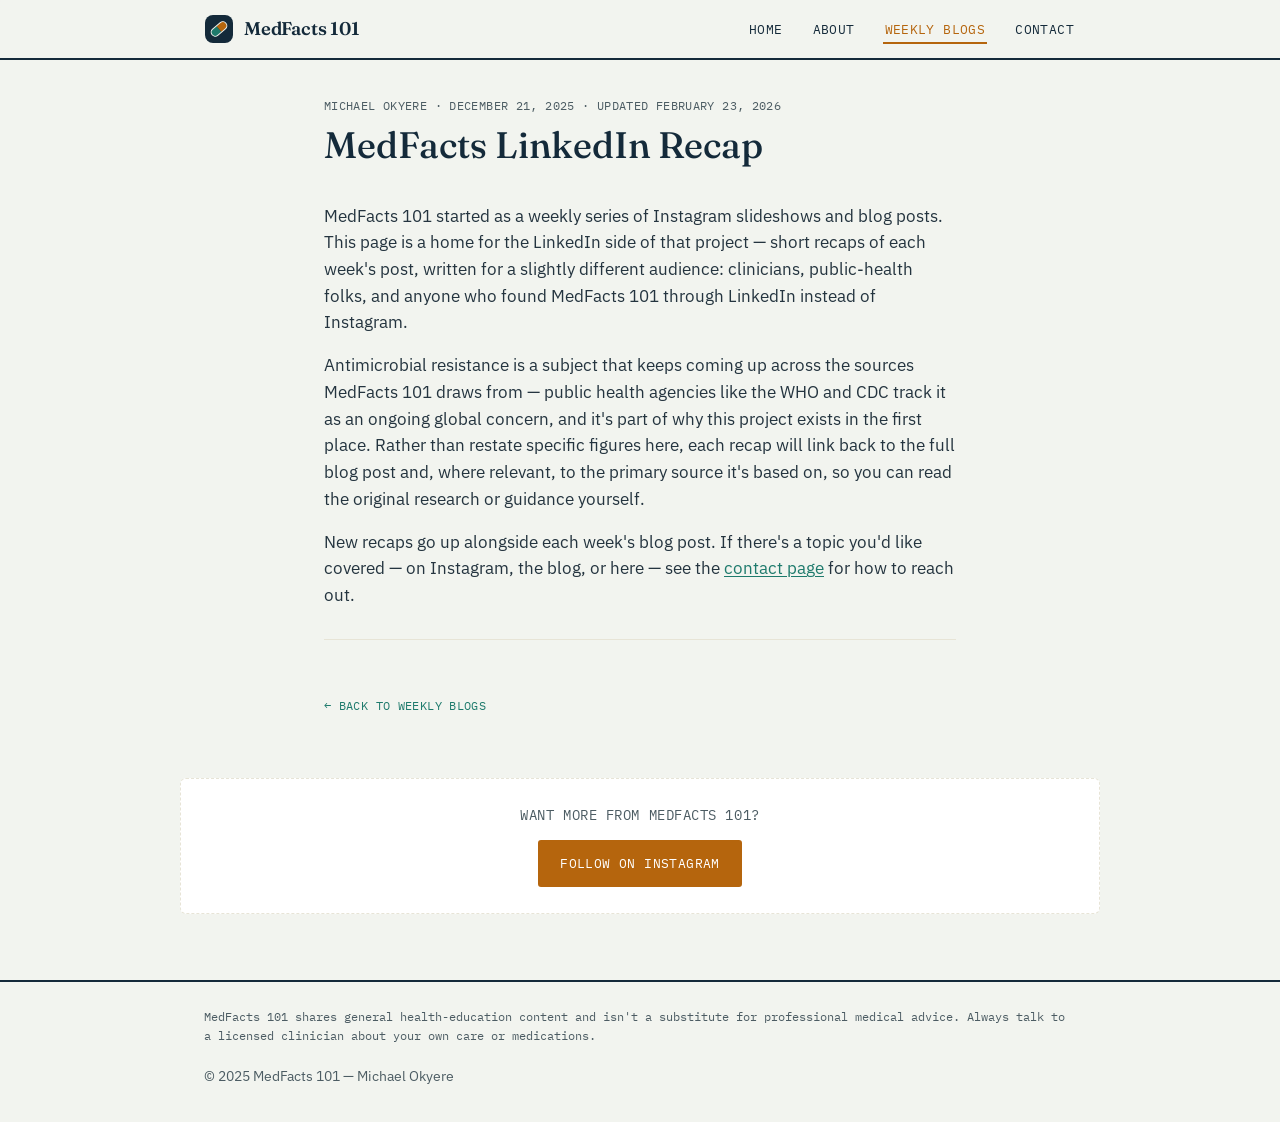
<file: medfacts-linkedin-recap.html>
<!DOCTYPE html>
<html lang="en">
<head>
<meta charset="UTF-8">
<meta name="viewport" content="width=device-width, initial-scale=1.0">
<title>MedFacts LinkedIn Recap — MedFacts 101</title>
<meta name="description" content="MedFacts 101 is now cross-posting to LinkedIn — here's what to expect.">
<link rel="stylesheet" href="../styles.css">
</head>
<body>

<header class="site-header">
  <nav class="nav">
    <a href="../index.html" class="brand">
      <svg class="mark" width="30" height="30" viewBox="0 0 30 30" xmlns="http://www.w3.org/2000/svg" aria-hidden="true">
        <rect x="1" y="1" width="28" height="28" rx="8" fill="#142A3A"/>
        <g transform="translate(15 15) rotate(-40)">
          <clipPath id="capsule"><rect x="-9" y="-4" width="18" height="8" rx="4"/></clipPath>
          <g clip-path="url(#capsule)">
            <rect x="-9" y="-4" width="9" height="8" fill="#1E7A6C"/>
            <rect x="0" y="-4" width="9" height="8" fill="#B5650D"/>
          </g>
          <rect x="-9" y="-4" width="18" height="8" rx="4" fill="none" stroke="#F2F4EF" stroke-width="1"/>
        </g>
      </svg>
      <span class="brand-name">MedFacts 101</span>
    </a>
    <button class="nav-toggle" aria-label="Toggle menu" aria-expanded="false" id="navToggle"><span></span></button>
    <ul class="nav-links" id="navLinks">
      <li><a href="../index.html">Home</a></li>
      <li><a href="../about.html">About</a></li>
      <li><a href="../blog.html" class="active">Weekly Blogs</a></li>
      <li><a href="../contact.html">Contact</a></li>
    </ul>
  </nav>
</header>

<article class="post" style="padding-top:36px;">
  <p class="post-meta">Michael Okyere · December 21, 2025 · Updated February 23, 2026</p>
  <h1>MedFacts LinkedIn Recap</h1>
</article>

<div class="post post-body">
  <p>MedFacts 101 started as a weekly series of Instagram slideshows and blog posts. This page is a home for the LinkedIn side of that project — short recaps of each week's post, written for a slightly different audience: clinicians, public-health folks, and anyone who found MedFacts 101 through LinkedIn instead of Instagram.</p>

  <p>Antimicrobial resistance is a subject that keeps coming up across the sources MedFacts 101 draws from — public health agencies like the WHO and CDC track it as an ongoing global concern, and it's part of why this project exists in the first place. Rather than restate specific figures here, each recap will link back to the full blog post and, where relevant, to the primary source it's based on, so you can read the original research or guidance yourself.</p>

  <p>New recaps go up alongside each week's blog post. If there's a topic you'd like covered — on Instagram, the blog, or here — see the <a href="../contact.html">contact page</a> for how to reach out.</p>

  <hr class="rule">
  <a class="back-link" href="../blog.html">← Back to weekly blogs</a>
</div>

<section class="section">
  <div class="cta-strip">
    <p>Want more from MedFacts 101?</p>
    <a href="https://instagram.com/medfacts101" class="btn btn-primary" target="_blank" rel="noopener">Follow on Instagram</a>
  </div>
</section>

<footer class="site-footer">
  <div class="wrap">
    <p class="fine">MedFacts 101 shares general health-education content and isn't a substitute for professional medical advice. Always talk to a licensed clinician about your own care or medications.</p>
    <p class="credit">© 2025 MedFacts 101 — Michael Okyere</p>
  </div>
</footer>

<script>
  const t=document.getElementById('navToggle'), n=document.getElementById('navLinks');
  t.addEventListener('click',()=>{const open=n.classList.toggle('open'); t.setAttribute('aria-expanded', open);});
</script>
</body>
</html>
</file>
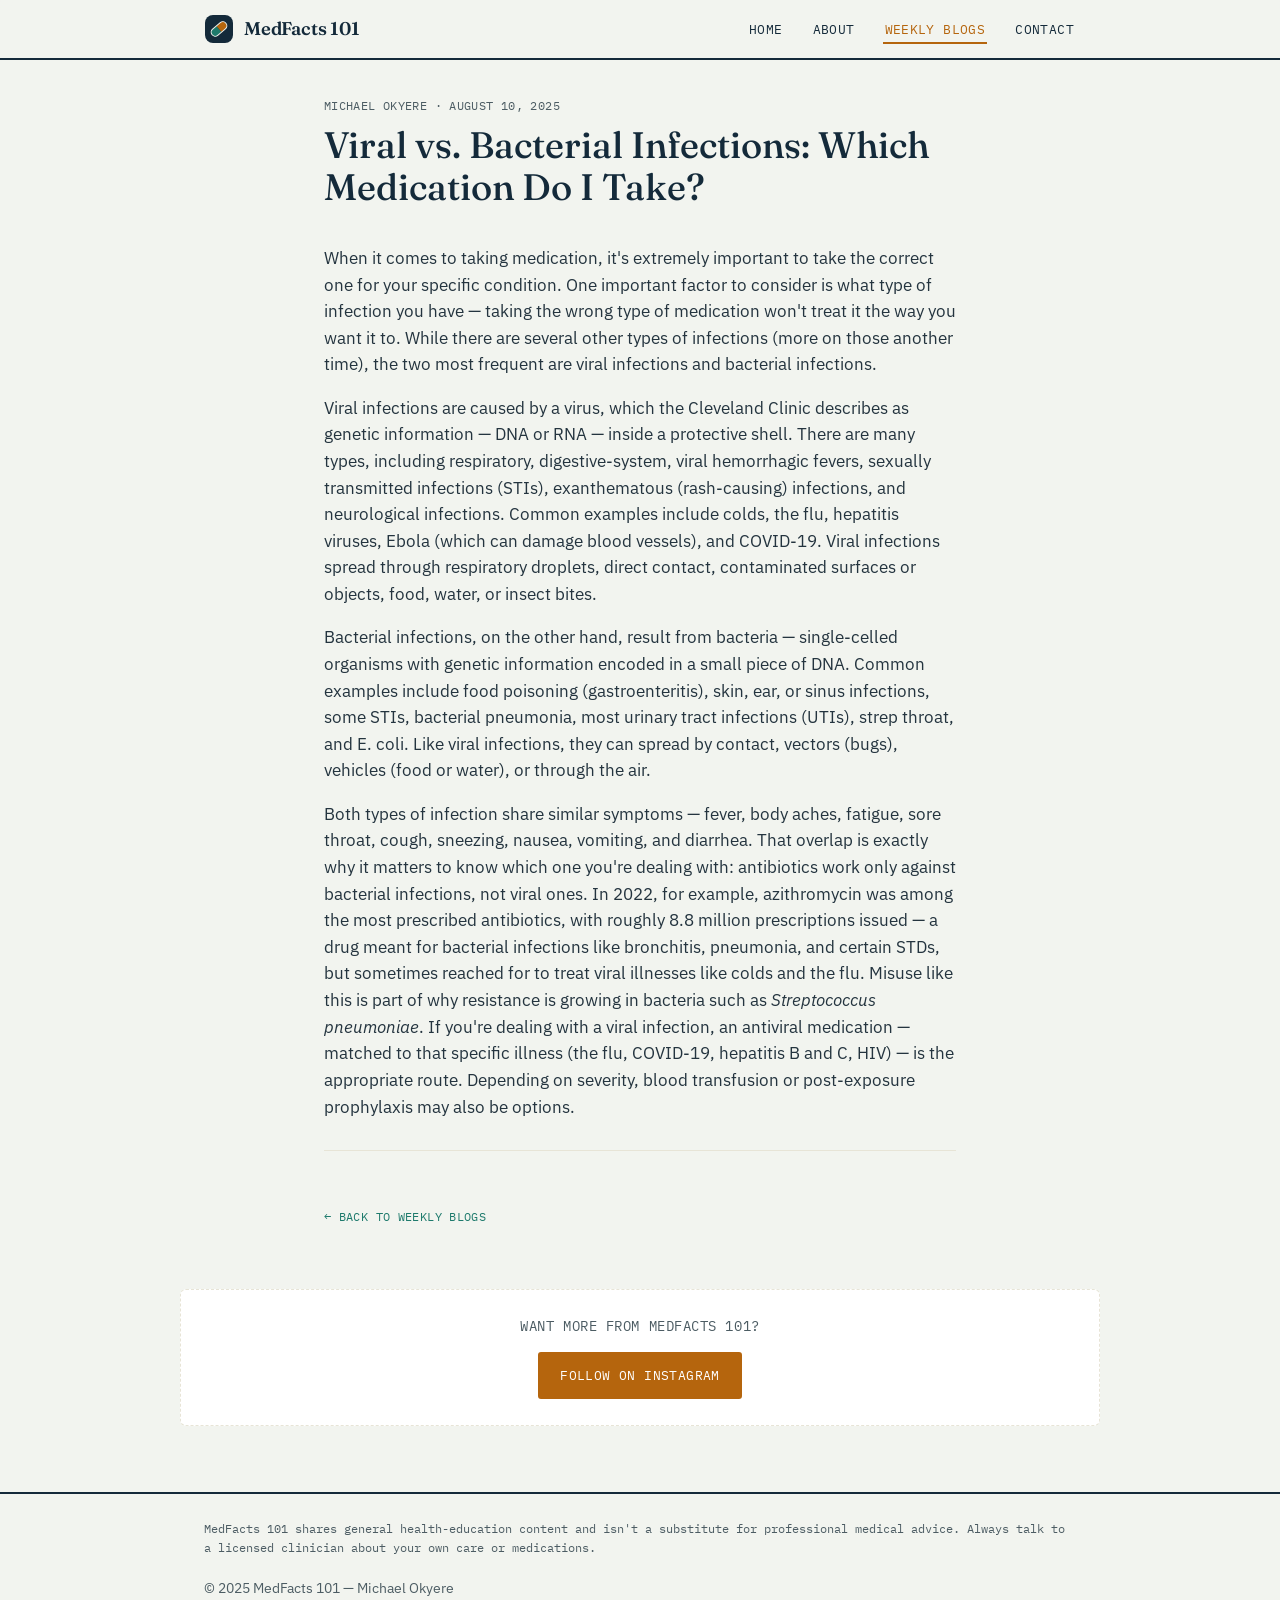
<file: viral-vs-bacterial-infections.html>
<!DOCTYPE html>
<html lang="en">
<head>
<meta charset="UTF-8">
<meta name="viewport" content="width=device-width, initial-scale=1.0">
<title>Viral vs. Bacterial Infections — MedFacts 101</title>
<meta name="description" content="Learn the difference between viral and bacterial infections, and why it affects which medication actually works.">
<link rel="stylesheet" href="../styles.css">
</head>
<body>

<header class="site-header">
  <nav class="nav">
    <a href="../index.html" class="brand">
      <svg class="mark" width="30" height="30" viewBox="0 0 30 30" xmlns="http://www.w3.org/2000/svg" aria-hidden="true">
        <rect x="1" y="1" width="28" height="28" rx="8" fill="#142A3A"/>
        <g transform="translate(15 15) rotate(-40)">
          <clipPath id="capsule"><rect x="-9" y="-4" width="18" height="8" rx="4"/></clipPath>
          <g clip-path="url(#capsule)">
            <rect x="-9" y="-4" width="9" height="8" fill="#1E7A6C"/>
            <rect x="0" y="-4" width="9" height="8" fill="#B5650D"/>
          </g>
          <rect x="-9" y="-4" width="18" height="8" rx="4" fill="none" stroke="#F2F4EF" stroke-width="1"/>
        </g>
      </svg>
      <span class="brand-name">MedFacts 101</span>
    </a>
    <button class="nav-toggle" aria-label="Toggle menu" aria-expanded="false" id="navToggle"><span></span></button>
    <ul class="nav-links" id="navLinks">
      <li><a href="../index.html">Home</a></li>
      <li><a href="../about.html">About</a></li>
      <li><a href="../blog.html" class="active">Weekly Blogs</a></li>
      <li><a href="../contact.html">Contact</a></li>
    </ul>
  </nav>
</header>

<article class="post" style="padding-top:36px;">
  <p class="post-meta">Michael Okyere · August 10, 2025</p>
  <h1>Viral vs. Bacterial Infections: Which Medication Do I Take?</h1>
</article>

<div class="post post-body">
  <p>When it comes to taking medication, it's extremely important to take the correct one for your specific condition. One important factor to consider is what type of infection you have — taking the wrong type of medication won't treat it the way you want it to. While there are several other types of infections (more on those another time), the two most frequent are viral infections and bacterial infections.</p>

  <p>Viral infections are caused by a virus, which the Cleveland Clinic describes as genetic information — DNA or RNA — inside a protective shell. There are many types, including respiratory, digestive-system, viral hemorrhagic fevers, sexually transmitted infections (STIs), exanthematous (rash-causing) infections, and neurological infections. Common examples include colds, the flu, hepatitis viruses, Ebola (which can damage blood vessels), and COVID-19. Viral infections spread through respiratory droplets, direct contact, contaminated surfaces or objects, food, water, or insect bites.</p>

  <p>Bacterial infections, on the other hand, result from bacteria — single-celled organisms with genetic information encoded in a small piece of DNA. Common examples include food poisoning (gastroenteritis), skin, ear, or sinus infections, some STIs, bacterial pneumonia, most urinary tract infections (UTIs), strep throat, and E. coli. Like viral infections, they can spread by contact, vectors (bugs), vehicles (food or water), or through the air.</p>

  <p>Both types of infection share similar symptoms — fever, body aches, fatigue, sore throat, cough, sneezing, nausea, vomiting, and diarrhea. That overlap is exactly why it matters to know which one you're dealing with: antibiotics work only against bacterial infections, not viral ones. In 2022, for example, azithromycin was among the most prescribed antibiotics, with roughly 8.8 million prescriptions issued — a drug meant for bacterial infections like bronchitis, pneumonia, and certain STDs, but sometimes reached for to treat viral illnesses like colds and the flu. Misuse like this is part of why resistance is growing in bacteria such as <em>Streptococcus pneumoniae</em>. If you're dealing with a viral infection, an antiviral medication — matched to that specific illness (the flu, COVID-19, hepatitis B and C, HIV) — is the appropriate route. Depending on severity, blood transfusion or post-exposure prophylaxis may also be options.</p>

  <hr class="rule">
  <a class="back-link" href="../blog.html">← Back to weekly blogs</a>
</div>

<section class="section">
  <div class="cta-strip">
    <p>Want more from MedFacts 101?</p>
    <a href="https://instagram.com/medfacts101" class="btn btn-primary" target="_blank" rel="noopener">Follow on Instagram</a>
  </div>
</section>

<footer class="site-footer">
  <div class="wrap">
    <p class="fine">MedFacts 101 shares general health-education content and isn't a substitute for professional medical advice. Always talk to a licensed clinician about your own care or medications.</p>
    <p class="credit">© 2025 MedFacts 101 — Michael Okyere</p>
  </div>
</footer>

<script>
  const t=document.getElementById('navToggle'), n=document.getElementById('navLinks');
  t.addEventListener('click',()=>{const open=n.classList.toggle('open'); t.setAttribute('aria-expanded', open);});
</script>
</body>
</html>
</file>
<file: styles.css>
/* ============================================================
   MedFacts 101 — Design Tokens
   Concept: the vernacular of a real prescription label — amber
   bottle, printed Drug-Facts box, hairline rule dividers, fill
   dates — reframed as an editorial health-literacy brand.
   ============================================================ */

@import url('https://fonts.googleapis.com/css2?family=Fraunces:ital,opsz,wght@0,9..144,340;0,9..144,480;0,9..144,600;1,9..144,420&family=IBM+Plex+Sans:wght@400;500;600;700&family=IBM+Plex+Mono:wght@400;500;600&display=swap');

:root{
  /* --- color --- */
  --paper:      #F2F4EF;  /* Chart White — cool sage-white page bg */
  --card:       #FFFFFF;  /* lifted surface */
  --label-bg:   #FBF6EA;  /* warm label-paper tint, hero + tags only */
  --ink:        #142A3A;  /* Ink Navy — headings, primary text */
  --ink-soft:   #4C5C63;  /* muted body copy */
  --amber:      #B5650D;  /* prescription-bottle amber — CTAs, accents */
  --amber-deep: #8F4E09;  /* amber hover/active */
  --teal:       #1E7A6C;  /* clinical teal — links, mark, secondary accent */
  --caution:    #A32A20;  /* used sparingly for warnings/resistance */
  --line:       #D9DACB;  /* hairline rule on paper */
  --line-card:  #E7E4D6;  /* hairline rule on card/white */

  /* --- type --- */
  --font-display: 'Fraunces', ui-serif, Georgia, serif;
  --font-body: 'IBM Plex Sans', -apple-system, Segoe UI, sans-serif;
  --font-mono: 'IBM Plex Mono', ui-monospace, SFMono-Regular, monospace;

  /* --- scale --- */
  --radius: 3px;
  --maxw: 920px;
}

*, *::before, *::after{ box-sizing: border-box; }

html{ scroll-behavior: smooth; }
@media (prefers-reduced-motion: reduce){
  html{ scroll-behavior: auto; }
  *, *::before, *::after{ animation-duration: 0.001ms !important; transition-duration: 0.001ms !important; }
}

body{
  margin:0;
  background: var(--paper);
  color: var(--ink);
  font-family: var(--font-body);
  font-size: 16px;
  line-height: 1.6;
  -webkit-font-smoothing: antialiased;
}

a{ color: var(--teal); text-decoration-thickness: 1px; text-underline-offset: 2px; }
a:hover{ color: var(--amber-deep); }
a:focus-visible, button:focus-visible, input:focus-visible, textarea:focus-visible{
  outline: 2px solid var(--amber);
  outline-offset: 2px;
}

img{ max-width: 100%; display:block; }

h1,h2,h3{
  font-family: var(--font-display);
  color: var(--ink);
  line-height: 1.15;
  margin: 0 0 .5em;
  font-weight: 600;
}
h1{ font-size: clamp(2rem, 4.4vw, 3.1rem); font-weight: 480; }
h2{ font-size: clamp(1.4rem, 2.6vw, 1.9rem); }
h3{ font-size: 1.15rem; }

p{ margin: 0 0 1em; color: var(--ink-soft); }
p:last-child{ margin-bottom: 0; }

.eyebrow{
  font-family: var(--font-mono);
  font-size: .72rem;
  letter-spacing: .12em;
  text-transform: uppercase;
  color: var(--teal);
  font-weight: 600;
}

.wrap{ max-width: var(--maxw); margin: 0 auto; padding: 0 24px; }

/* ============ header / nav ============ */
.site-header{
  position: sticky; top:0; z-index: 40;
  background: rgba(242,244,239,.92);
  backdrop-filter: saturate(140%) blur(6px);
  border-bottom: 2px solid var(--ink);
}
.nav{
  max-width: var(--maxw); margin: 0 auto; padding: 14px 24px;
  display:flex; align-items:center; justify-content: space-between; gap: 16px;
}
.brand{ display:flex; align-items:center; gap:10px; text-decoration:none; }
.brand:hover{ color: var(--ink); }
.brand-name{
  font-family: var(--font-display); font-weight: 600; font-size: 1.15rem;
  color: var(--ink); letter-spacing: -.01em;
}
.mark{ flex: none; }

.nav-links{
  display:flex; align-items:center; gap: 26px; list-style:none; margin:0; padding:0;
  font-family: var(--font-mono); font-size: .82rem; letter-spacing: .03em; text-transform: uppercase;
}
.nav-links a{ color: var(--ink); text-decoration:none; padding: 4px 2px; border-bottom: 2px solid transparent; }
.nav-links a:hover, .nav-links a.active{ color: var(--amber); border-bottom-color: var(--amber); }

.nav-toggle{
  display:none; background:none; border: 2px solid var(--ink); border-radius: var(--radius);
  width: 40px; height: 36px; cursor:pointer; padding: 0; position: relative;
}
.nav-toggle span, .nav-toggle span::before, .nav-toggle span::after{
  content:''; position:absolute; left: 9px; right: 9px; height: 2px; background: var(--ink);
}
.nav-toggle span{ top: 17px; }
.nav-toggle span::before{ top: -6px; }
.nav-toggle span::after{ top: 6px; }

@media (max-width: 760px){
  .nav-toggle{ display:block; }
  .nav-links{
    position:absolute; top: 100%; left:0; right:0; background: var(--paper);
    flex-direction: column; align-items:flex-start; gap: 0;
    border-bottom: 2px solid var(--ink);
    max-height: 0; overflow:hidden; transition: max-height .25s ease;
  }
  .nav-links.open{ max-height: 320px; }
  .nav-links li{ width:100%; }
  .nav-links a{ display:block; width:100%; padding: 14px 24px; border-bottom: 1px solid var(--line); border-left: 2px solid transparent; }
  .nav-links a:hover, .nav-links a.active{ border-left-color: var(--amber); border-bottom-color: var(--line); background: var(--card); }
}

/* ============ hero: the "label" signature element ============ */
.label-hero{ padding: 56px 24px 40px; }
.rx-label{
  max-width: var(--maxw); margin: 0 auto;
  background: var(--label-bg);
  border: 2.5px solid var(--ink);
  border-radius: 6px;
  padding: 0;
  position: relative;
  box-shadow: 6px 6px 0 var(--line);
}
.rx-label__top{
  display:flex; justify-content: space-between; align-items:flex-start;
  gap: 16px; padding: 22px 26px 18px; border-bottom: 2px solid var(--ink);
  flex-wrap: wrap;
}
.rx-label__top h1{ margin:0; max-width: 640px; }
.rx-label__tag{
  font-family: var(--font-mono); font-size: .74rem; text-align:right; color: var(--ink-soft);
  white-space: nowrap; padding-top: 6px;
}
.rx-label__tag strong{ display:block; color: var(--ink); font-size: .78rem; }

.rx-fields{
  display:grid; grid-template-columns: repeat(3, 1fr);
  border-bottom: 2px solid var(--ink);
}
.rx-field{
  padding: 16px 26px; border-right: 1px solid var(--line);
}
.rx-field:last-child{ border-right:none; }
.rx-field dt{
  font-family: var(--font-mono); font-size: .68rem; letter-spacing:.08em; text-transform:uppercase;
  color: var(--amber-deep); margin-bottom: 4px;
}
.rx-field dd{ margin:0; font-size: .92rem; color: var(--ink); }

.rx-label__body{ padding: 22px 26px 26px; }
.rx-label__body p{ font-size: 1.02rem; }
.rx-label__actions{ display:flex; gap: 12px; flex-wrap: wrap; margin-top: 18px; }

@media (max-width: 640px){
  .rx-fields{ grid-template-columns: 1fr; }
  .rx-field{ border-right:none; border-bottom: 1px solid var(--line); }
  .rx-field:last-child{ border-bottom:none; }
}

/* ============ buttons ============ */
.btn{
  display:inline-flex; align-items:center; gap:8px;
  font-family: var(--font-mono); font-size: .82rem; letter-spacing:.03em; text-transform:uppercase;
  padding: 11px 20px; border-radius: var(--radius); text-decoration:none;
  border: 2px solid var(--ink); cursor:pointer;
}
.btn-primary{ background: var(--amber); border-color: var(--amber); color: #fff; }
.btn-primary:hover{ background: var(--amber-deep); border-color: var(--amber-deep); color:#fff; }
.btn-ghost{ background: transparent; color: var(--ink); }
.btn-ghost:hover{ background: var(--ink); color: var(--paper); }

/* ============ sections / cards ============ */
.section{ padding: 46px 24px; }
.section-head{ max-width: var(--maxw); margin: 0 auto 22px; }
.section-head h2{ margin: .3em 0 0; }

.card{
  background: var(--card); border: 1px solid var(--line-card); border-radius: 6px;
  padding: 26px 28px;
}
.card + .card{ margin-top: 18px; }

.usewarn{
  max-width: var(--maxw); margin: 0 auto;
  display:grid; grid-template-columns: 1fr 1fr; gap: 18px;
}
@media (max-width: 700px){ .usewarn{ grid-template-columns: 1fr; } }
.usewarn .card{ border-top: 4px solid var(--teal); }
.usewarn .card.warn{ border-top-color: var(--caution); }
.usewarn h3{ font-family: var(--font-mono); font-size: .8rem; letter-spacing:.08em; text-transform:uppercase; margin-bottom: 14px; }
.usewarn .card h3{ color: var(--teal); }
.usewarn .card.warn h3{ color: var(--caution); }
.usewarn ul{ margin:0; padding-left: 1.1em; color: var(--ink-soft); }
.usewarn li + li{ margin-top: 8px; }

.stack{ max-width: var(--maxw); margin: 0 auto; display:grid; gap: 16px; }
.stack .card h3{ margin-bottom: 10px; }
.stack ul{ padding-left: 1.2em; color: var(--ink-soft); margin: 0; }
.stack li + li{ margin-top: 6px; }
.stack ul ul{ margin-top: 6px; }

/* ============ blog grid ============ */
.blog-grid{
  max-width: var(--maxw); margin:0 auto;
  display:grid; grid-template-columns: repeat(2, 1fr); gap: 16px;
}
@media (max-width: 700px){ .blog-grid{ grid-template-columns: 1fr; } }
.blog-card{
  background: var(--card); border: 1px solid var(--line-card); border-radius: 6px;
  padding: 20px 22px; text-decoration:none; display:block; color: var(--ink);
  border-left: 3px solid var(--teal);
}
.blog-card:hover{ border-left-color: var(--amber); color: var(--ink); }
.blog-card .date{ font-family: var(--font-mono); font-size: .72rem; color: var(--ink-soft); text-transform:uppercase; letter-spacing:.04em; }
.blog-card h3{ margin: 8px 0 6px; font-size: 1.08rem; }
.blog-card p{ font-size: .92rem; margin:0; }

.ig-strip{ max-width: var(--maxw); margin: 0 auto; display:flex; flex-wrap:wrap; gap:10px; }
.ig-pill{
  font-family: var(--font-mono); font-size: .78rem; text-transform: uppercase; letter-spacing:.03em;
  border: 1.5px solid var(--ink); border-radius: 999px; padding: 8px 16px; text-decoration:none; color: var(--ink);
}
.ig-pill:hover{ background: var(--ink); color: var(--paper); }

/* ============ newsletter cta ============ */
.cta-strip{
  max-width: var(--maxw); margin: 0 auto;
  background: var(--card); border: 1px dashed var(--line-card);
  border-radius: 6px; padding: 26px; text-align:center;
}
.cta-strip p{ margin-bottom: 14px; font-family: var(--font-mono); font-size:.85rem; text-transform:uppercase; letter-spacing:.04em; color: var(--ink-soft); }

/* ============ footer ============ */
.site-footer{ border-top: 2px solid var(--ink); padding: 26px 24px 34px; margin-top: 20px; }
.site-footer .wrap{ display:flex; flex-direction:column; gap: 8px; }
.site-footer .fine{ font-family: var(--font-mono); font-size: .74rem; color: var(--ink-soft); line-height:1.6; }
.site-footer .credit{ font-size: .85rem; color: var(--ink-soft); }

/* ============ blog post page ============ */
.post{ max-width: 680px; margin: 0 auto; padding: 8px 24px 10px; }
.post-meta{ font-family: var(--font-mono); font-size: .78rem; color: var(--ink-soft); text-transform:uppercase; letter-spacing:.03em; margin-bottom: 8px; }
.post h1{ font-size: clamp(1.7rem, 3.6vw, 2.3rem); }
.post-body p{ font-size: 1.04rem; color: var(--ink); }
.post-body p{ color: #24343F; }
.back-link{
  font-family: var(--font-mono); font-size: .78rem; text-transform:uppercase; letter-spacing:.03em;
  text-decoration:none; display:inline-block; margin: 26px 0 6px;
}
.rule{ border:none; border-top: 1px solid var(--line-card); max-width: 680px; margin: 30px auto; }

/* ============ about page field rows ============ */
.about-nav{ list-style:none; display:flex; gap:22px; padding:0; margin: 10px 0 0; font-family: var(--font-mono); font-size:.78rem; text-transform:uppercase; letter-spacing:.03em;}
.about-nav a{ text-decoration:none; color: var(--ink-soft); }
.about-nav a:hover{ color: var(--amber); }

/* ============ contact page ============ */
.contact-card{ max-width: var(--maxw); margin: 0 auto; display:grid; gap:16px; grid-template-columns: 1fr 1fr; }
@media (max-width: 700px){ .contact-card{ grid-template-columns: 1fr; } }
</file>
